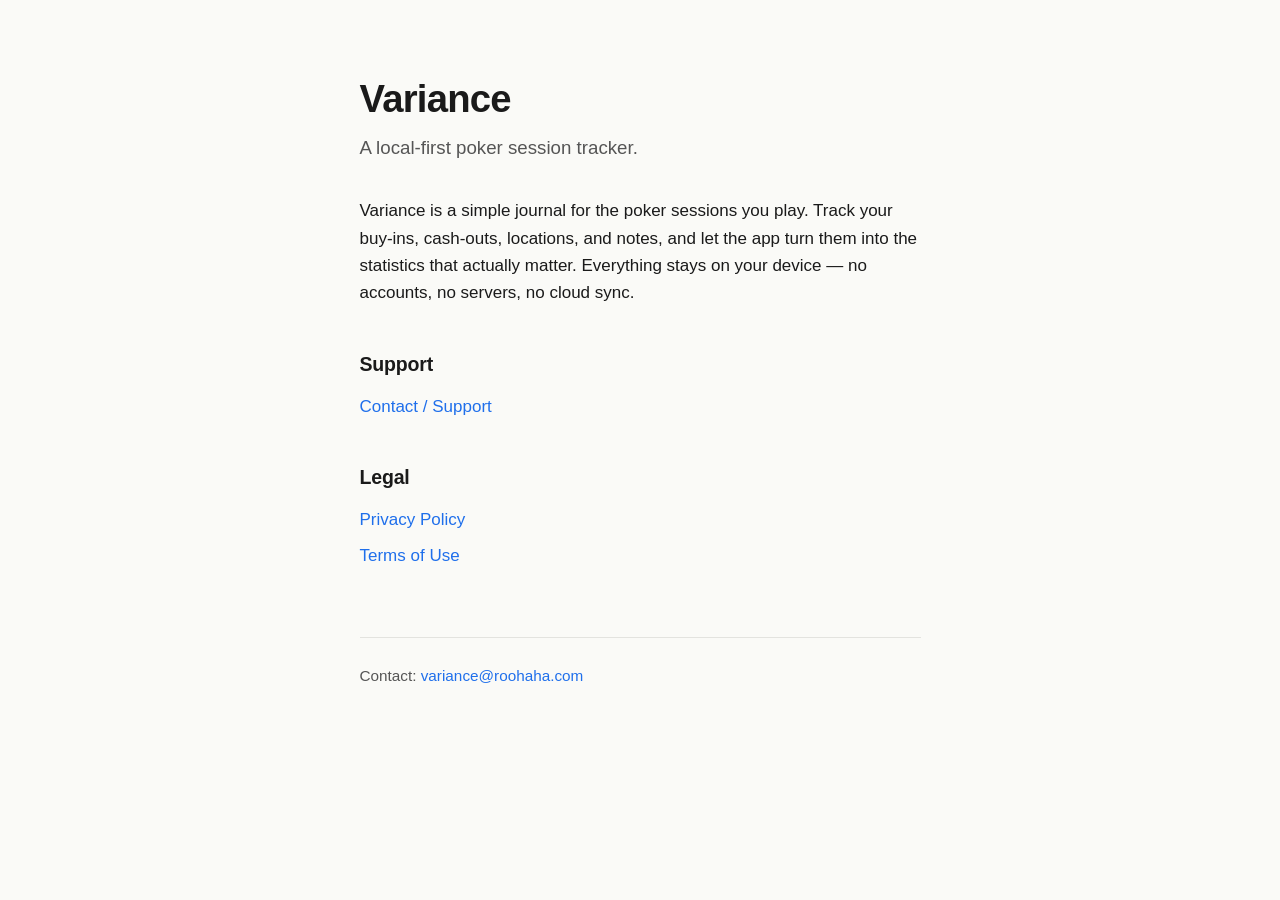
<file: index.html>
<!doctype html>
<html lang="en">
<head>
  <meta charset="utf-8" />
  <meta name="viewport" content="width=device-width, initial-scale=1" />
  <title>Variance</title>
  <meta name="description" content="Variance — a local-first poker session tracker for iOS and Android." />
  <link rel="stylesheet" href="style.css" />
</head>
<body>
  <main class="landing">
    <header>
      <h1>Variance</h1>
      <p class="tagline">A local-first poker session tracker.</p>
    </header>

    <section class="about">
      <p>
        Variance is a simple journal for the poker sessions you play. Track your buy-ins,
        cash-outs, locations, and notes, and let the app turn them into the statistics
        that actually matter. Everything stays on your device — no accounts, no servers,
        no cloud sync.
      </p>
    </section>

    <section class="links">
      <h2>Support</h2>
      <ul>
        <li><a href="support.html">Contact / Support</a></li>
      </ul>
      <h2>Legal</h2>
      <ul>
        <li><a href="privacy.html">Privacy Policy</a></li>
        <li><a href="terms.html">Terms of Use</a></li>
      </ul>
    </section>

    <footer>
      <p>Contact: <a href="mailto:variance@roohaha.com">variance@roohaha.com</a></p>
    </footer>
  </main>
</body>
</html>
</file>
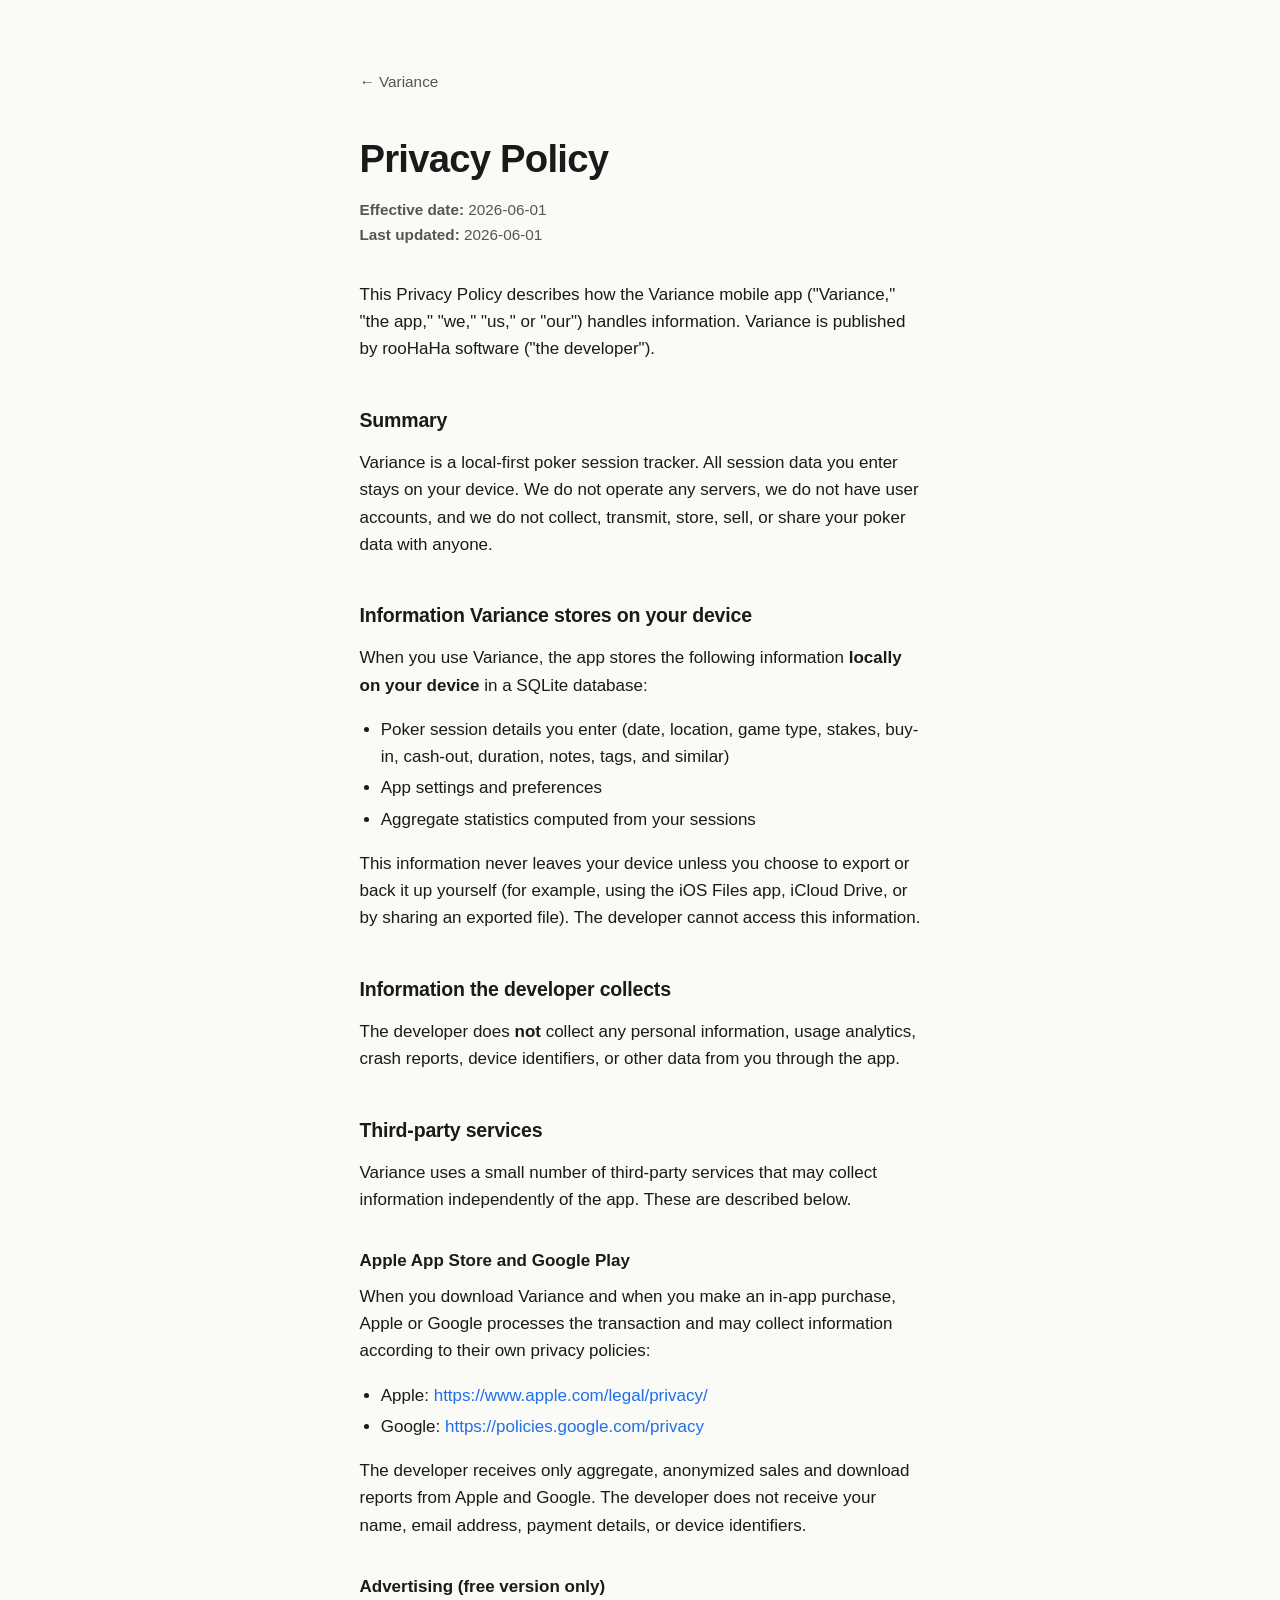
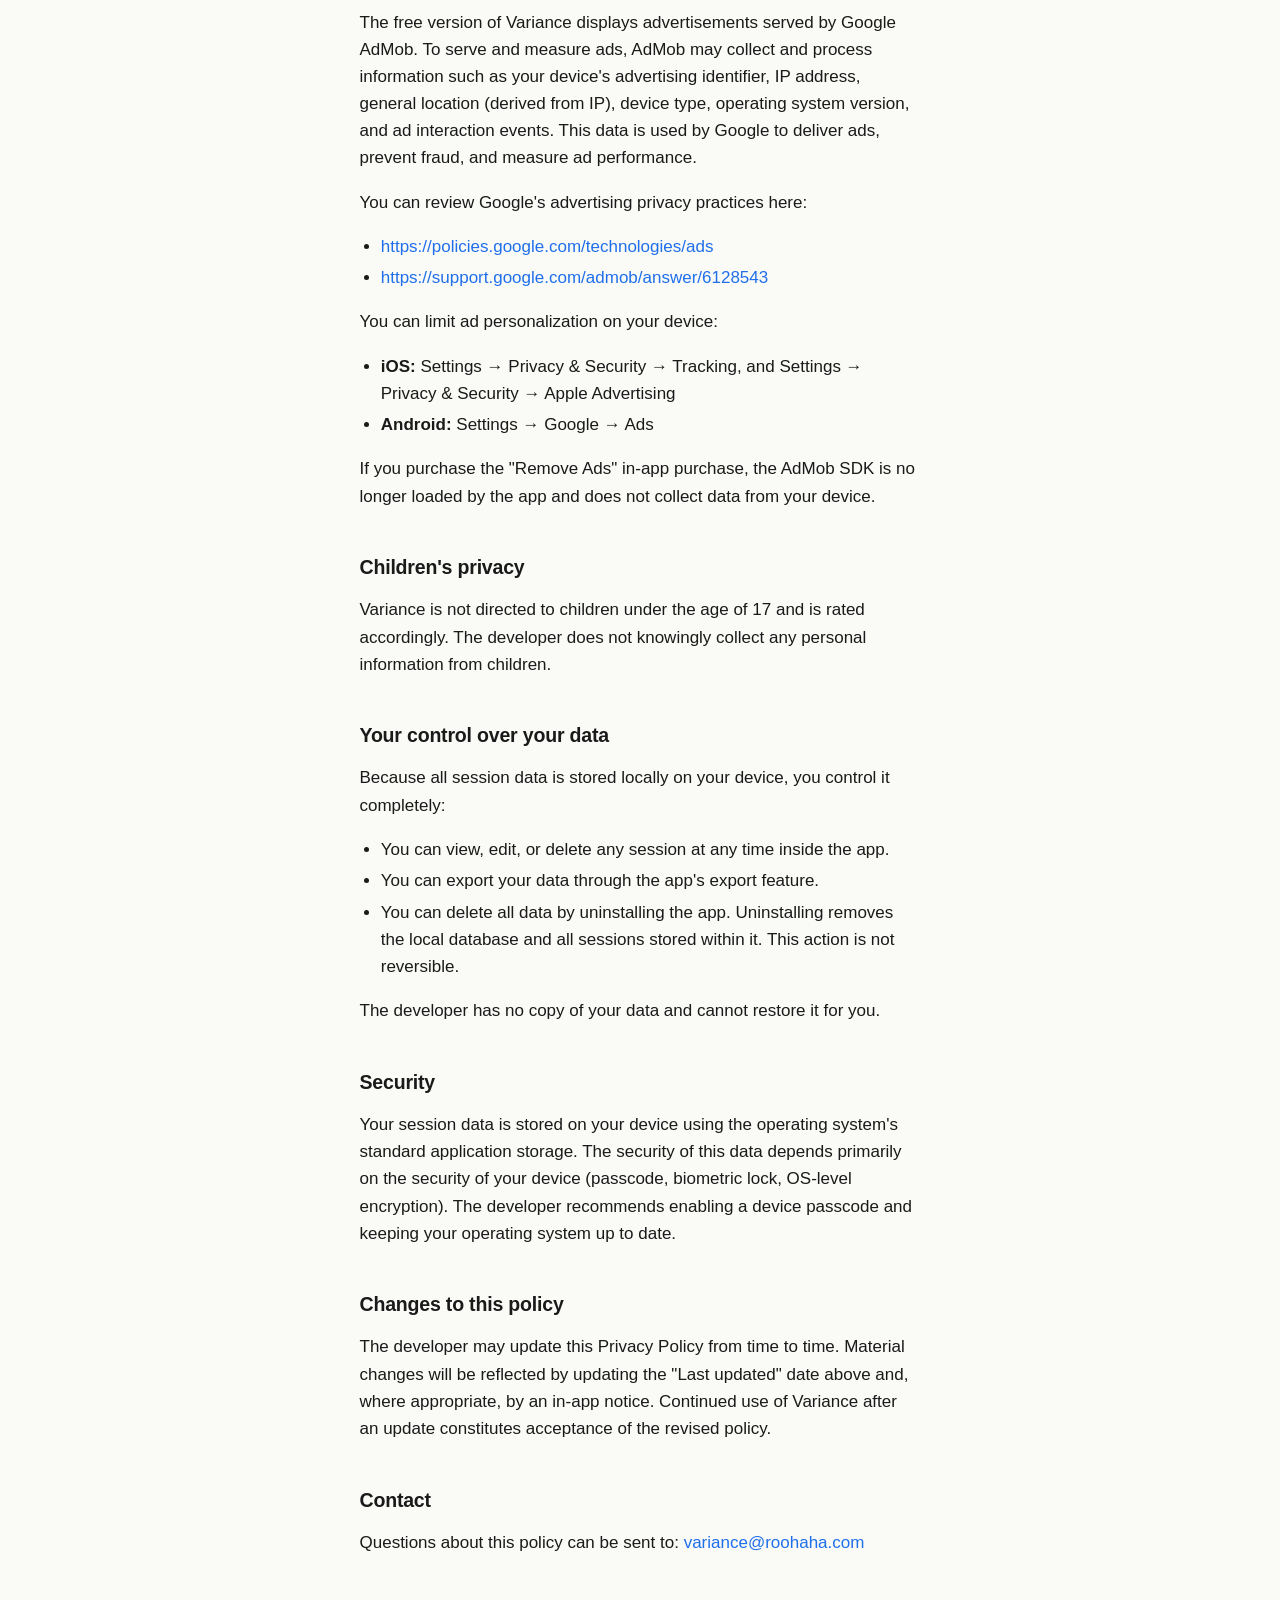
<file: privacy.html>
<!doctype html>
<html lang="en">
<head>
  <meta charset="utf-8" />
  <meta name="viewport" content="width=device-width, initial-scale=1" />
  <title>Privacy Policy — Variance</title>
  <link rel="stylesheet" href="style.css" />
</head>
<body>
  <main class="legal">
    <a class="back" href="index.html">← Variance</a>

    <h1>Privacy Policy</h1>
    <p class="meta">
      <strong>Effective date:</strong> 2026-06-01<br />
      <strong>Last updated:</strong> 2026-06-01
    </p>

    <p>
      This Privacy Policy describes how the Variance mobile app ("Variance," "the app," "we," "us," or "our") handles information. Variance is published by rooHaHa software ("the developer").
    </p>

    <h2>Summary</h2>
    <p>
      Variance is a local-first poker session tracker. All session data you enter stays on your device. We do not operate any servers, we do not have user accounts, and we do not collect, transmit, store, sell, or share your poker data with anyone.
    </p>

    <h2>Information Variance stores on your device</h2>
    <p>
      When you use Variance, the app stores the following information <strong>locally on your device</strong> in a SQLite database:
    </p>
    <ul>
      <li>Poker session details you enter (date, location, game type, stakes, buy-in, cash-out, duration, notes, tags, and similar)</li>
      <li>App settings and preferences</li>
      <li>Aggregate statistics computed from your sessions</li>
    </ul>
    <p>
      This information never leaves your device unless you choose to export or back it up yourself (for example, using the iOS Files app, iCloud Drive, or by sharing an exported file). The developer cannot access this information.
    </p>

    <h2>Information the developer collects</h2>
    <p>
      The developer does <strong>not</strong> collect any personal information, usage analytics, crash reports, device identifiers, or other data from you through the app.
    </p>

    <h2>Third-party services</h2>
    <p>
      Variance uses a small number of third-party services that may collect information independently of the app. These are described below.
    </p>

    <h3>Apple App Store and Google Play</h3>
    <p>
      When you download Variance and when you make an in-app purchase, Apple or Google processes the transaction and may collect information according to their own privacy policies:
    </p>
    <ul>
      <li>Apple: <a href="https://www.apple.com/legal/privacy/">https://www.apple.com/legal/privacy/</a></li>
      <li>Google: <a href="https://policies.google.com/privacy">https://policies.google.com/privacy</a></li>
    </ul>
    <p>
      The developer receives only aggregate, anonymized sales and download reports from Apple and Google. The developer does not receive your name, email address, payment details, or device identifiers.
    </p>

    <h3>Advertising (free version only)</h3>
    <p>
      The free version of Variance displays advertisements served by Google AdMob. To serve and measure ads, AdMob may collect and process information such as your device's advertising identifier, IP address, general location (derived from IP), device type, operating system version, and ad interaction events. This data is used by Google to deliver ads, prevent fraud, and measure ad performance.
    </p>
    <p>You can review Google's advertising privacy practices here:</p>
    <ul>
      <li><a href="https://policies.google.com/technologies/ads">https://policies.google.com/technologies/ads</a></li>
      <li><a href="https://support.google.com/admob/answer/6128543">https://support.google.com/admob/answer/6128543</a></li>
    </ul>
    <p>You can limit ad personalization on your device:</p>
    <ul>
      <li><strong>iOS:</strong> Settings → Privacy &amp; Security → Tracking, and Settings → Privacy &amp; Security → Apple Advertising</li>
      <li><strong>Android:</strong> Settings → Google → Ads</li>
    </ul>
    <p>
      If you purchase the "Remove Ads" in-app purchase, the AdMob SDK is no longer loaded by the app and does not collect data from your device.
    </p>

    <h2>Children's privacy</h2>
    <p>
      Variance is not directed to children under the age of 17 and is rated accordingly. The developer does not knowingly collect any personal information from children.
    </p>

    <h2>Your control over your data</h2>
    <p>Because all session data is stored locally on your device, you control it completely:</p>
    <ul>
      <li>You can view, edit, or delete any session at any time inside the app.</li>
      <li>You can export your data through the app's export feature.</li>
      <li>You can delete all data by uninstalling the app. Uninstalling removes the local database and all sessions stored within it. This action is not reversible.</li>
    </ul>
    <p>The developer has no copy of your data and cannot restore it for you.</p>

    <h2>Security</h2>
    <p>
      Your session data is stored on your device using the operating system's standard application storage. The security of this data depends primarily on the security of your device (passcode, biometric lock, OS-level encryption). The developer recommends enabling a device passcode and keeping your operating system up to date.
    </p>

    <h2>Changes to this policy</h2>
    <p>
      The developer may update this Privacy Policy from time to time. Material changes will be reflected by updating the "Last updated" date above and, where appropriate, by an in-app notice. Continued use of Variance after an update constitutes acceptance of the revised policy.
    </p>

    <h2>Contact</h2>
    <p>
      Questions about this policy can be sent to:
      <a href="mailto:variance@roohaha.com">variance@roohaha.com</a>
    </p>
  </main>
</body>
</html>
</file>
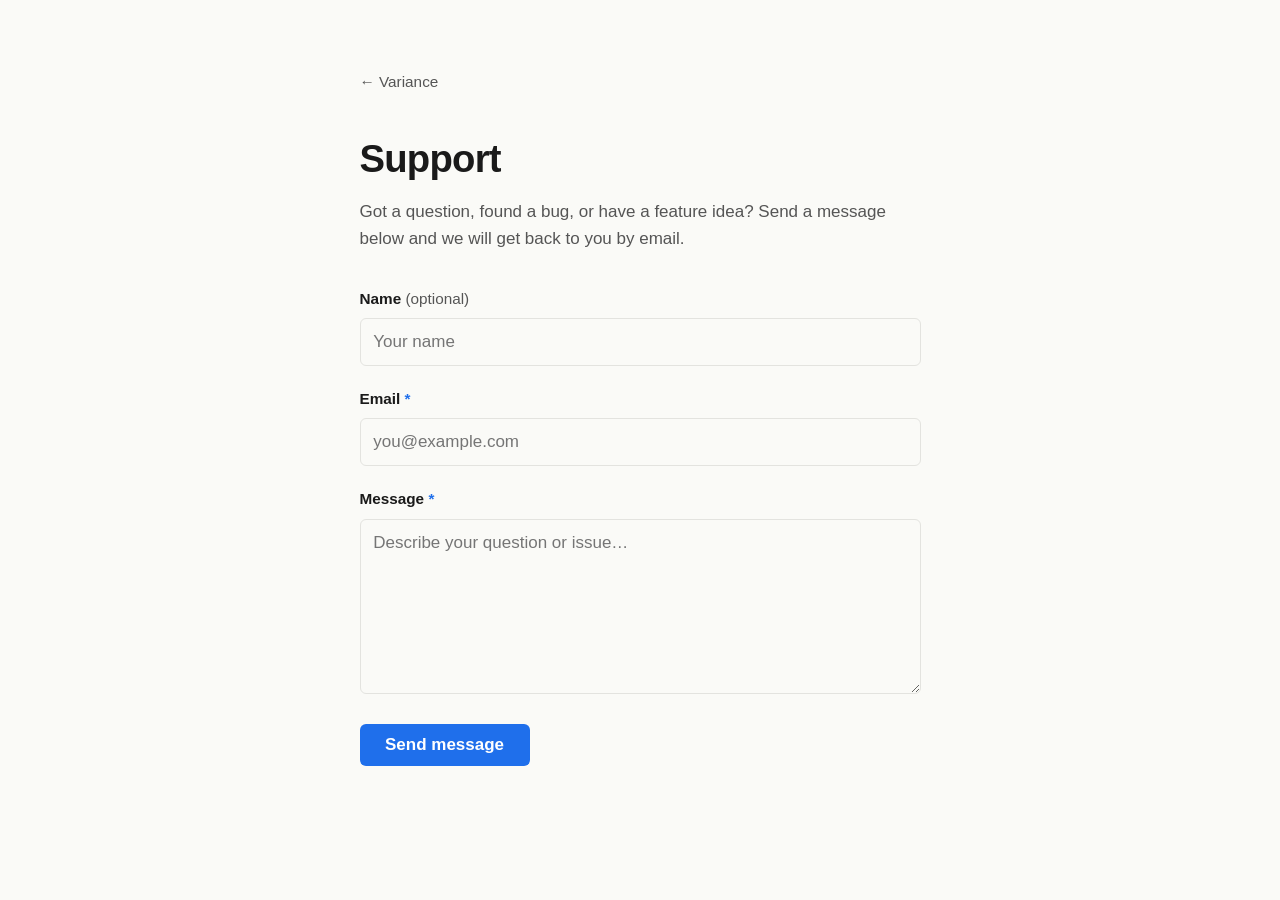
<file: support.html>
<!doctype html>
<html lang="en">
<head>
  <meta charset="utf-8" />
  <meta name="viewport" content="width=device-width, initial-scale=1" />
  <title>Support — Variance</title>
  <link rel="stylesheet" href="style.css" />
</head>
<body>
  <main class="support">
    <a class="back" href="index.html">← Variance</a>

    <h1>Support</h1>
    <p class="support-intro">
      Got a question, found a bug, or have a feature idea? Send a message below and
      we will get back to you by email.
    </p>

    <form id="support-form" novalidate>
      <input type="hidden" name="access_key" value="528d16f8-a999-45a7-bf0c-767ae0f7ce27" />
      <input type="hidden" name="subject" value="Variance support request" />
      <input type="hidden" name="from_name" value="Variance support page" />
      <input type="checkbox" name="botcheck" style="display:none" tabindex="-1" autocomplete="off" />

      <div class="field">
        <label for="name">Name <span class="optional">(optional)</span></label>
        <input type="text" id="name" name="name" autocomplete="name" placeholder="Your name" />
      </div>

      <div class="field">
        <label for="email">Email <span class="required">*</span></label>
        <input type="email" id="email" name="email" autocomplete="email" placeholder="you@example.com" required />
      </div>

      <div class="field">
        <label for="message">Message <span class="required">*</span></label>
        <textarea id="message" name="message" rows="6" placeholder="Describe your question or issue…" required></textarea>
      </div>

      <div id="form-error" class="form-msg form-msg--error" hidden></div>

      <button type="submit" id="submit-btn">Send message</button>
    </form>

    <div id="form-success" class="form-success" hidden>
      <p>Message sent — thanks! We'll follow up at your email address.</p>
    </div>
  </main>

  <script>
    const form = document.getElementById('support-form');
    const btn = document.getElementById('submit-btn');
    const errorBox = document.getElementById('form-error');
    const successBox = document.getElementById('form-success');

    form.addEventListener('submit', async function (e) {
      e.preventDefault();
      errorBox.hidden = true;

      const email = form.email.value.trim();
      const message = form.message.value.trim();
      if (!email || !message) {
        showError('Please fill in your email address and message.');
        return;
      }

      btn.disabled = true;
      btn.textContent = 'Sending…';

      const payload = {};
      new FormData(form).forEach(function (val, key) {
        payload[key] = val;
      });

      try {
        const res = await fetch('https://api.web3forms.com/submit', {
          method: 'POST',
          headers: { 'Content-Type': 'application/json', Accept: 'application/json' },
          body: JSON.stringify(payload),
        });
        const data = await res.json().catch(function () { return {}; });
        if (res.ok && data.success) {
          form.hidden = true;
          successBox.hidden = false;
        } else {
          showError(data.message || 'Something went wrong. Please try again.');
          resetBtn();
        }
      } catch {
        showError('Could not send your message. Check your connection and try again.');
        resetBtn();
      }
    });

    function showError(msg) {
      errorBox.textContent = msg;
      errorBox.hidden = false;
    }

    function resetBtn() {
      btn.disabled = false;
      btn.textContent = 'Send message';
    }
  </script>
</body>
</html>
</file>
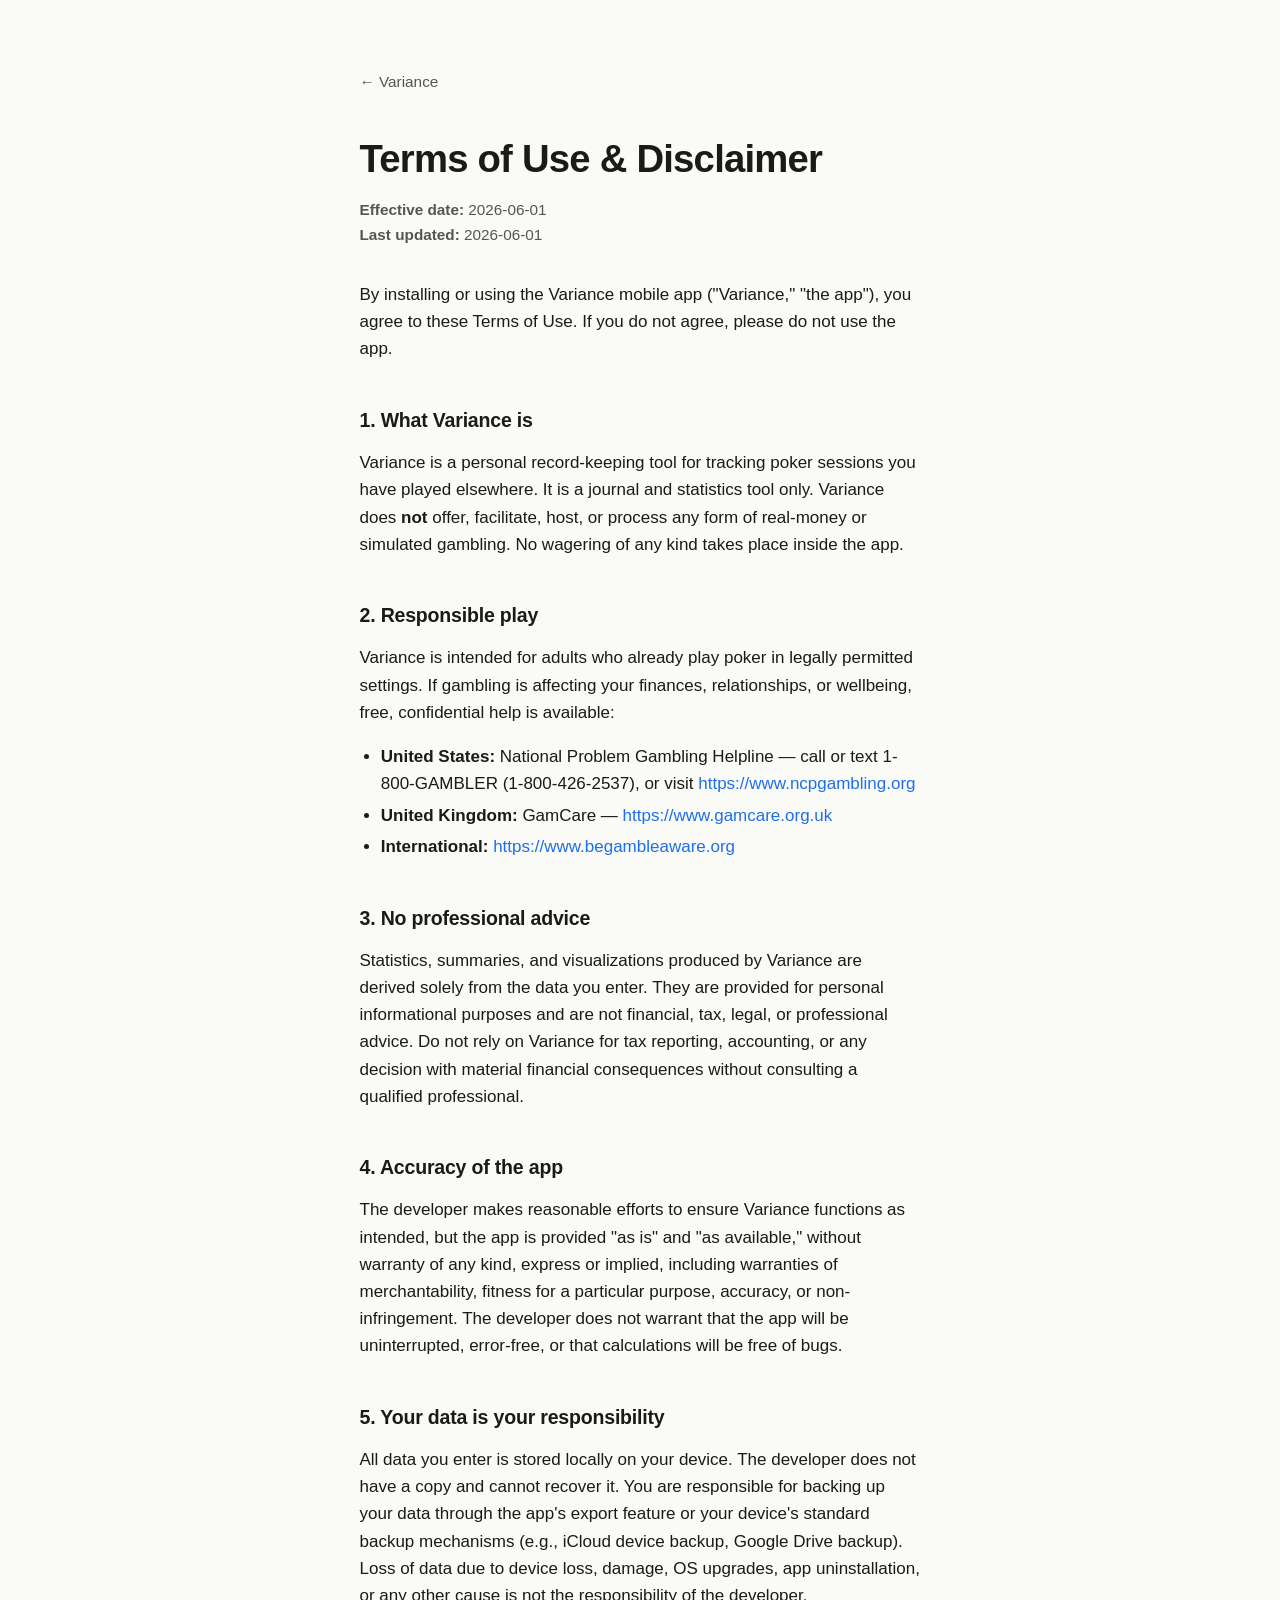
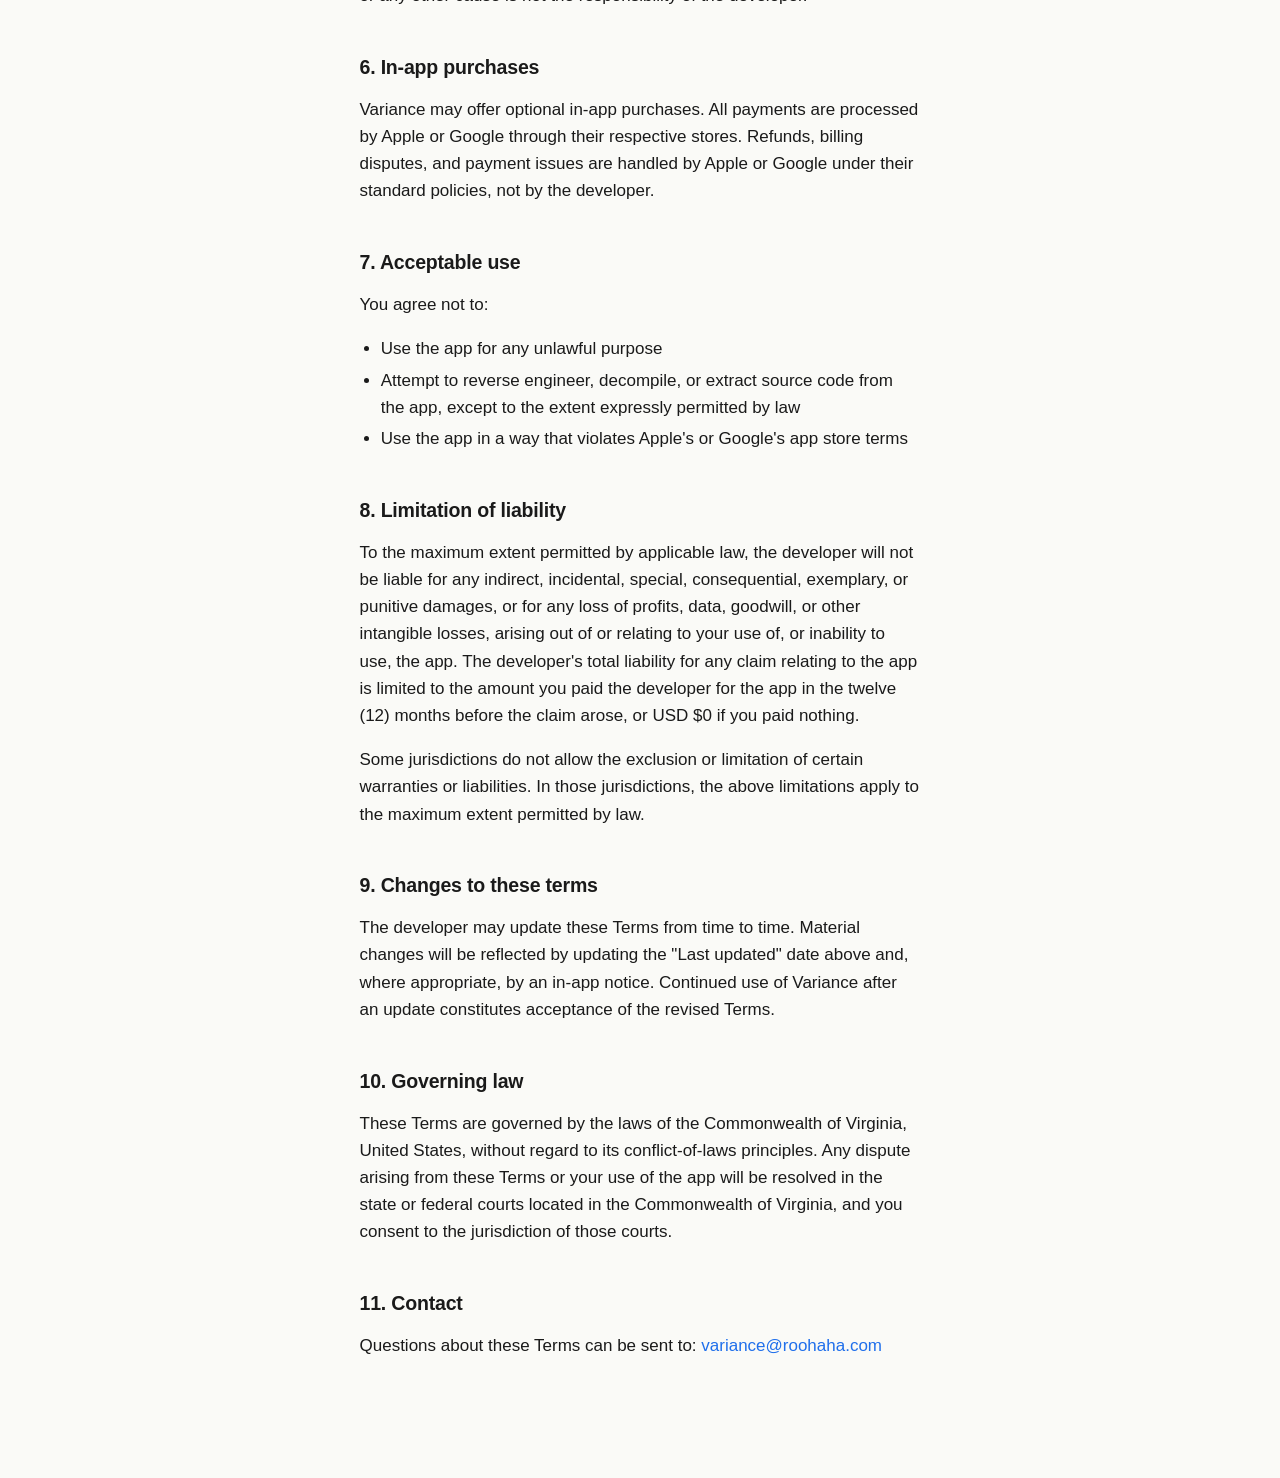
<file: terms.html>
<!doctype html>
<html lang="en">
<head>
  <meta charset="utf-8" />
  <meta name="viewport" content="width=device-width, initial-scale=1" />
  <title>Terms of Use — Variance</title>
  <link rel="stylesheet" href="style.css" />
</head>
<body>
  <main class="legal">
    <a class="back" href="index.html">← Variance</a>

    <h1>Terms of Use &amp; Disclaimer</h1>
    <p class="meta">
      <strong>Effective date:</strong> 2026-06-01<br />
      <strong>Last updated:</strong> 2026-06-01
    </p>

    <p>
      By installing or using the Variance mobile app ("Variance," "the app"), you agree to these Terms of Use. If you do not agree, please do not use the app.
    </p>

    <h2>1. What Variance is</h2>
    <p>
      Variance is a personal record-keeping tool for tracking poker sessions you have played elsewhere. It is a journal and statistics tool only. Variance does <strong>not</strong> offer, facilitate, host, or process any form of real-money or simulated gambling. No wagering of any kind takes place inside the app.
    </p>

    <h2>2. Responsible play</h2>
    <p>
      Variance is intended for adults who already play poker in legally permitted settings. If gambling is affecting your finances, relationships, or wellbeing, free, confidential help is available:
    </p>
    <ul>
      <li><strong>United States:</strong> National Problem Gambling Helpline — call or text 1-800-GAMBLER (1-800-426-2537), or visit <a href="https://www.ncpgambling.org">https://www.ncpgambling.org</a></li>
      <li><strong>United Kingdom:</strong> GamCare — <a href="https://www.gamcare.org.uk">https://www.gamcare.org.uk</a></li>
      <li><strong>International:</strong> <a href="https://www.begambleaware.org">https://www.begambleaware.org</a></li>
    </ul>

    <h2>3. No professional advice</h2>
    <p>
      Statistics, summaries, and visualizations produced by Variance are derived solely from the data you enter. They are provided for personal informational purposes and are not financial, tax, legal, or professional advice. Do not rely on Variance for tax reporting, accounting, or any decision with material financial consequences without consulting a qualified professional.
    </p>

    <h2>4. Accuracy of the app</h2>
    <p>
      The developer makes reasonable efforts to ensure Variance functions as intended, but the app is provided "as is" and "as available," without warranty of any kind, express or implied, including warranties of merchantability, fitness for a particular purpose, accuracy, or non-infringement. The developer does not warrant that the app will be uninterrupted, error-free, or that calculations will be free of bugs.
    </p>

    <h2>5. Your data is your responsibility</h2>
    <p>
      All data you enter is stored locally on your device. The developer does not have a copy and cannot recover it. You are responsible for backing up your data through the app's export feature or your device's standard backup mechanisms (e.g., iCloud device backup, Google Drive backup). Loss of data due to device loss, damage, OS upgrades, app uninstallation, or any other cause is not the responsibility of the developer.
    </p>

    <h2>6. In-app purchases</h2>
    <p>
      Variance may offer optional in-app purchases. All payments are processed by Apple or Google through their respective stores. Refunds, billing disputes, and payment issues are handled by Apple or Google under their standard policies, not by the developer.
    </p>

    <h2>7. Acceptable use</h2>
    <p>You agree not to:</p>
    <ul>
      <li>Use the app for any unlawful purpose</li>
      <li>Attempt to reverse engineer, decompile, or extract source code from the app, except to the extent expressly permitted by law</li>
      <li>Use the app in a way that violates Apple's or Google's app store terms</li>
    </ul>

    <h2>8. Limitation of liability</h2>
    <p>
      To the maximum extent permitted by applicable law, the developer will not be liable for any indirect, incidental, special, consequential, exemplary, or punitive damages, or for any loss of profits, data, goodwill, or other intangible losses, arising out of or relating to your use of, or inability to use, the app. The developer's total liability for any claim relating to the app is limited to the amount you paid the developer for the app in the twelve (12) months before the claim arose, or USD $0 if you paid nothing.
    </p>
    <p>
      Some jurisdictions do not allow the exclusion or limitation of certain warranties or liabilities. In those jurisdictions, the above limitations apply to the maximum extent permitted by law.
    </p>

    <h2>9. Changes to these terms</h2>
    <p>
      The developer may update these Terms from time to time. Material changes will be reflected by updating the "Last updated" date above and, where appropriate, by an in-app notice. Continued use of Variance after an update constitutes acceptance of the revised Terms.
    </p>

    <h2>10. Governing law</h2>
    <p>
      These Terms are governed by the laws of the Commonwealth of Virginia, United States, without regard to its conflict-of-laws principles. Any dispute arising from these Terms or your use of the app will be resolved in the state or federal courts located in the Commonwealth of Virginia, and you consent to the jurisdiction of those courts.
    </p>

    <h2>11. Contact</h2>
    <p>
      Questions about these Terms can be sent to:
      <a href="mailto:variance@roohaha.com">variance@roohaha.com</a>
    </p>
  </main>
</body>
</html>
</file>
<file: style.css>
:root {
  --fg: #1a1a1a;
  --fg-muted: #555;
  --bg: #fafaf7;
  --accent: #1f6feb;
  --rule: #e3e3df;
  --max-width: 36rem;
}

@media (prefers-color-scheme: dark) {
  :root {
    --fg: #ececec;
    --fg-muted: #a0a0a0;
    --bg: #14161a;
    --accent: #79b8ff;
    --rule: #2a2d33;
  }
}

* {
  box-sizing: border-box;
}

html,
body {
  margin: 0;
  padding: 0;
  background: var(--bg);
  color: var(--fg);
  font-family: -apple-system, BlinkMacSystemFont, "Segoe UI", Roboto, Oxygen,
    Ubuntu, Cantarell, "Helvetica Neue", Arial, sans-serif;
  font-size: 17px;
  line-height: 1.6;
  -webkit-font-smoothing: antialiased;
}

main {
  max-width: var(--max-width);
  margin: 0 auto;
  padding: 4rem 1.5rem 6rem;
}

a {
  color: var(--accent);
  text-decoration: none;
}

a:hover {
  text-decoration: underline;
}

h1 {
  font-size: 2.25rem;
  font-weight: 700;
  letter-spacing: -0.02em;
  margin: 0 0 0.25rem;
}

h2 {
  font-size: 1.15rem;
  font-weight: 600;
  margin: 2.5rem 0 0.75rem;
  letter-spacing: -0.01em;
}

h3 {
  font-size: 1rem;
  font-weight: 600;
  margin: 2rem 0 0.5rem;
}

p,
ul,
ol {
  margin: 0 0 1rem;
}

ul,
ol {
  padding-left: 1.25rem;
}

li {
  margin-bottom: 0.25rem;
}

hr {
  border: 0;
  border-top: 1px solid var(--rule);
  margin: 2.5rem 0;
}

code {
  font-family: ui-monospace, SFMono-Regular, Menlo, Consolas, monospace;
  font-size: 0.9em;
}

/* Landing page */
.landing header {
  margin-bottom: 2rem;
}

.landing .tagline {
  color: var(--fg-muted);
  font-size: 1.1rem;
  margin: 0;
}

.landing .links ul {
  list-style: none;
  padding: 0;
}

.landing .links li {
  margin-bottom: 0.5rem;
}

.landing footer {
  margin-top: 4rem;
  padding-top: 1.5rem;
  border-top: 1px solid var(--rule);
  color: var(--fg-muted);
  font-size: 0.9rem;
}

.landing footer p {
  margin: 0;
}

/* Support page */
.support .back {
  display: inline-block;
  margin-bottom: 2rem;
  font-size: 0.9rem;
  color: var(--fg-muted);
}

.support h1 {
  margin-bottom: 0.5rem;
}

.support-intro {
  color: var(--fg-muted);
  margin-bottom: 2rem;
}

.field {
  margin-bottom: 1.25rem;
}

.field label {
  display: block;
  font-size: 0.9rem;
  font-weight: 600;
  margin-bottom: 0.4rem;
}

.field .optional {
  font-weight: 400;
  color: var(--fg-muted);
}

.field .required {
  color: var(--accent);
}

.field input[type="text"],
.field input[type="email"],
.field textarea {
  display: block;
  width: 100%;
  padding: 0.6rem 0.75rem;
  font-size: 1rem;
  font-family: inherit;
  line-height: 1.5;
  background: var(--bg);
  color: var(--fg);
  border: 1px solid var(--rule);
  border-radius: 6px;
  outline: none;
  transition: border-color 0.15s;
  -webkit-appearance: none;
}

.field input:focus,
.field textarea:focus {
  border-color: var(--accent);
}

.field textarea {
  resize: vertical;
}

button[type="submit"] {
  display: inline-block;
  margin-top: 0.5rem;
  padding: 0.65rem 1.5rem;
  font-size: 1rem;
  font-family: inherit;
  font-weight: 600;
  background: var(--accent);
  color: #fff;
  border: none;
  border-radius: 6px;
  cursor: pointer;
  transition: opacity 0.15s;
}

button[type="submit"]:hover {
  opacity: 0.85;
}

button[type="submit"]:disabled {
  opacity: 0.5;
  cursor: default;
}

.form-msg {
  padding: 0.75rem 1rem;
  border-radius: 6px;
  font-size: 0.9rem;
  margin-bottom: 1rem;
}

.form-msg--error {
  background: color-mix(in srgb, red 10%, transparent);
  color: #c0392b;
  border: 1px solid color-mix(in srgb, red 25%, transparent);
}

@media (prefers-color-scheme: dark) {
  .form-msg--error {
    color: #ff7b72;
  }
}

.form-success {
  padding: 1.25rem;
  background: color-mix(in srgb, var(--accent) 10%, transparent);
  border: 1px solid color-mix(in srgb, var(--accent) 25%, transparent);
  border-radius: 6px;
  color: var(--fg);
}

.form-success p {
  margin: 0;
}

/* Legal pages */
.legal .meta {
  color: var(--fg-muted);
  font-size: 0.9rem;
  margin-bottom: 2rem;
}

.legal .back {
  display: inline-block;
  margin-bottom: 2rem;
  font-size: 0.9rem;
  color: var(--fg-muted);
}

.legal h1 {
  margin-bottom: 0.5rem;
}
</file>
